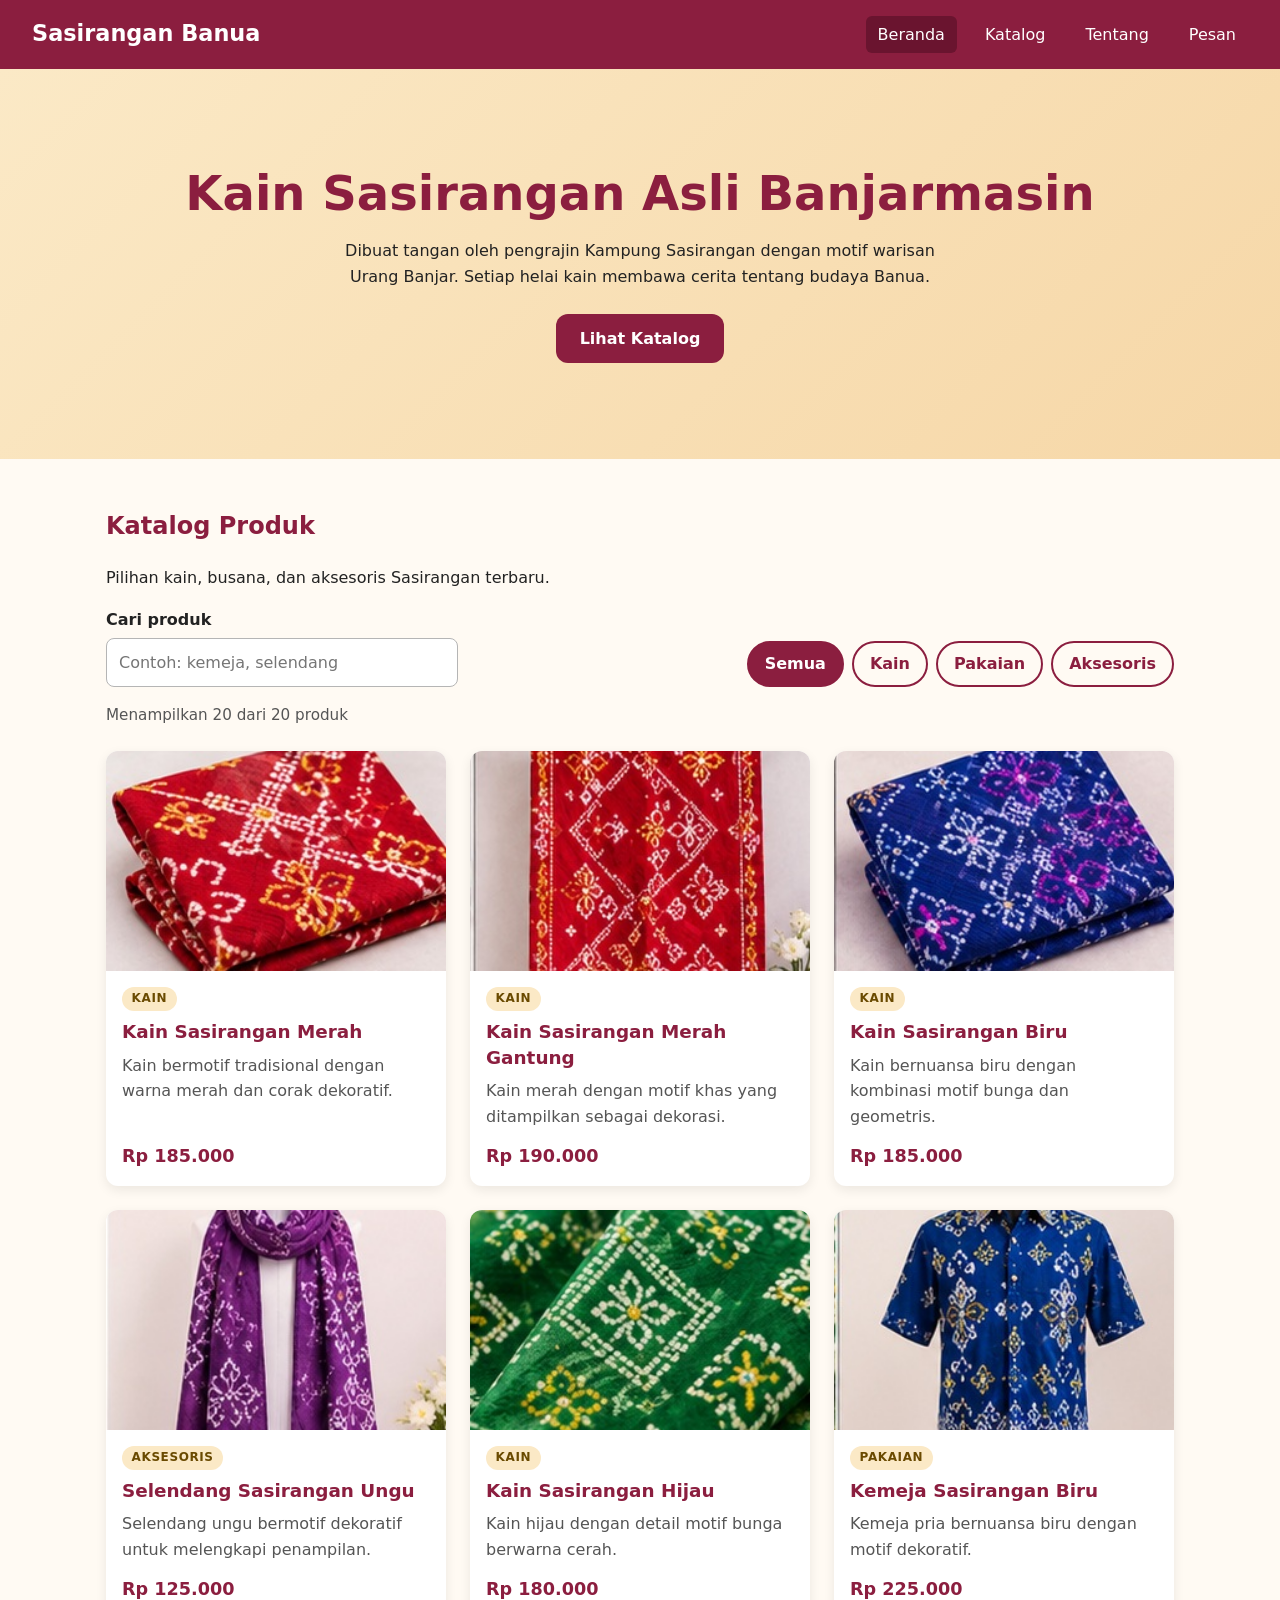
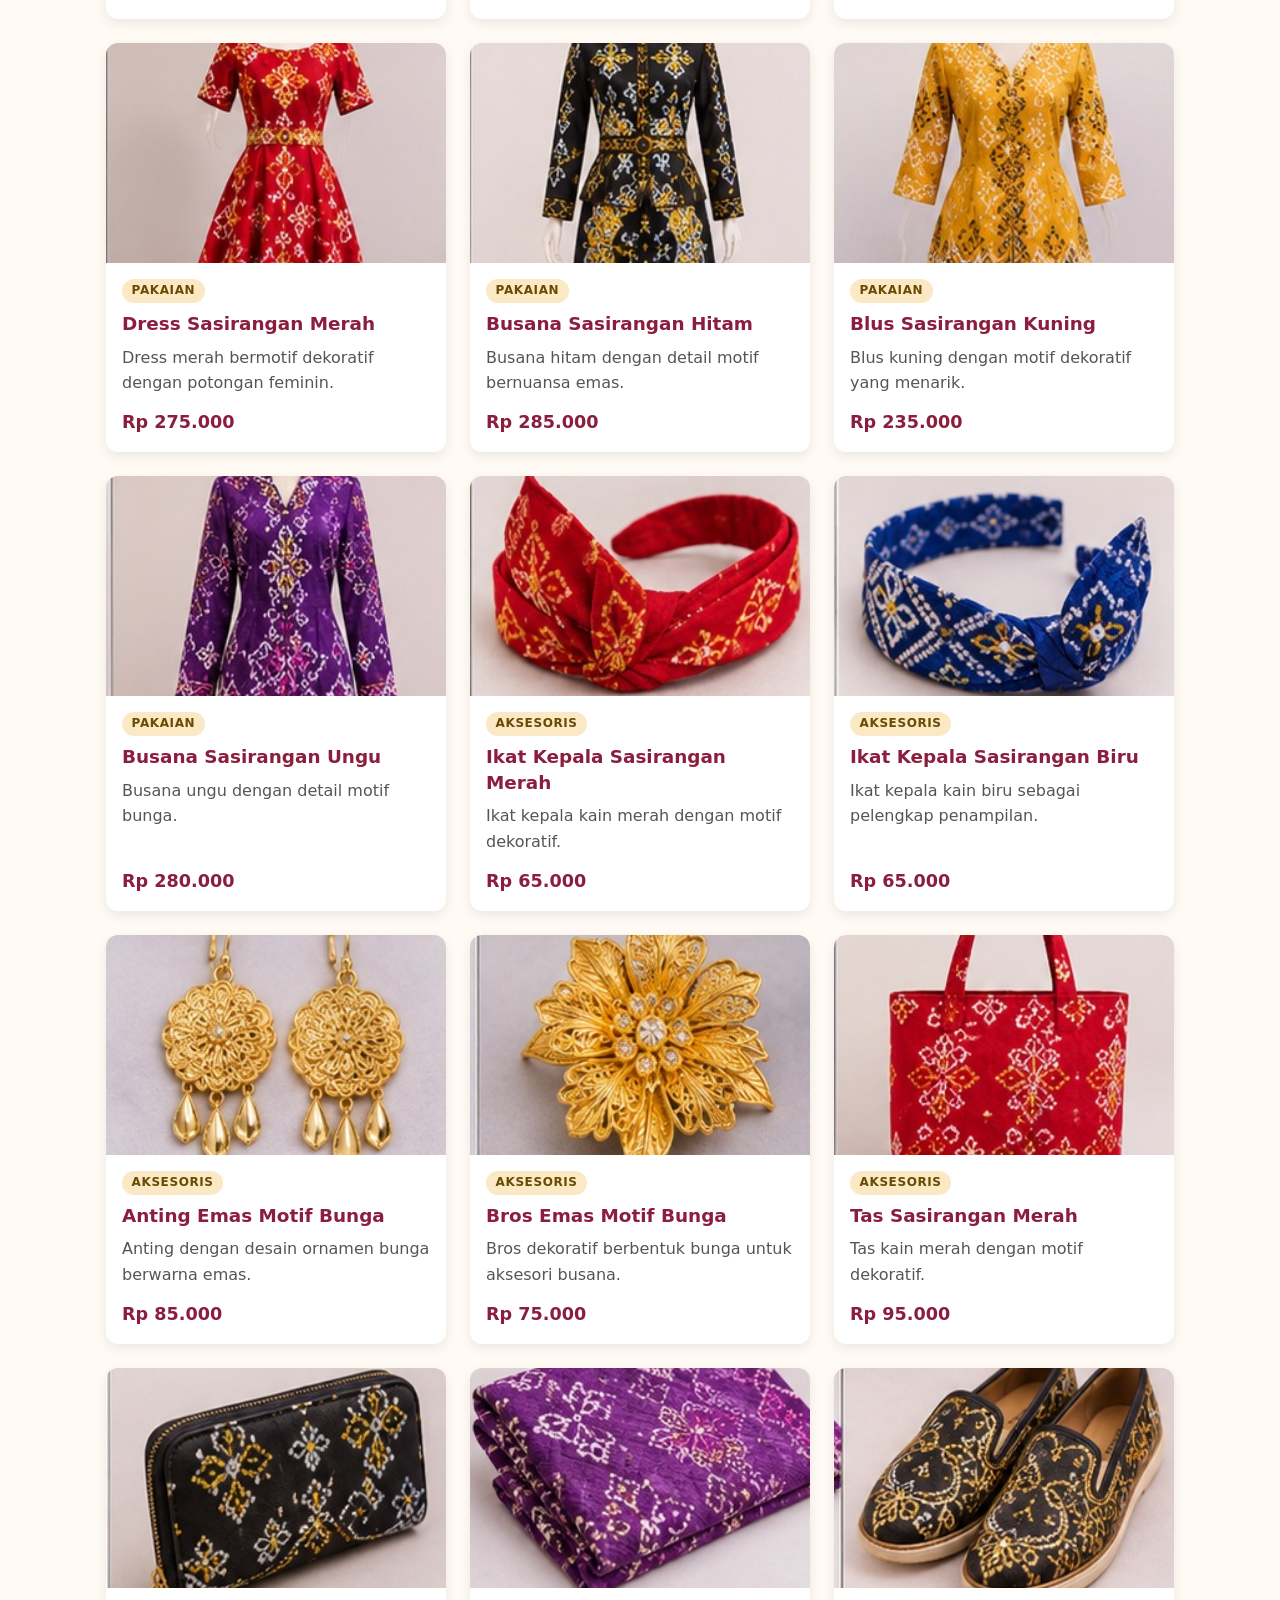
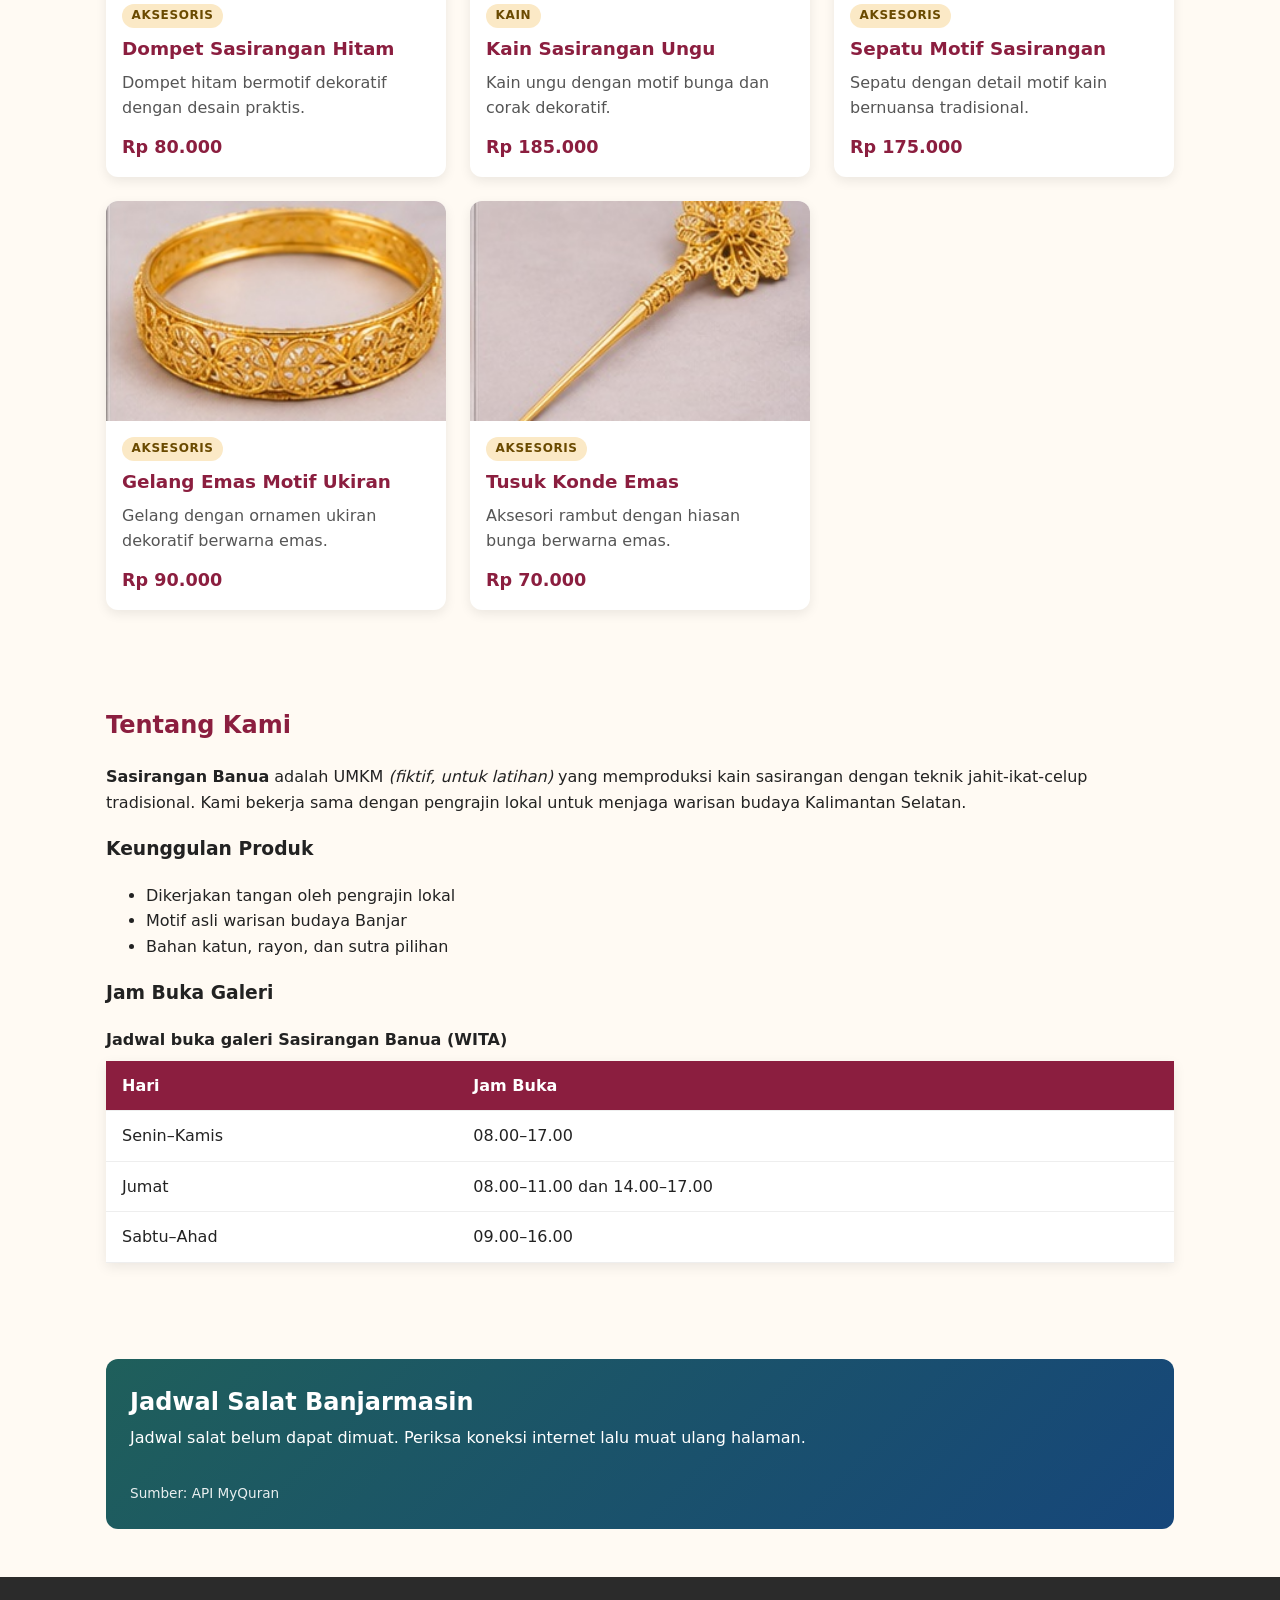
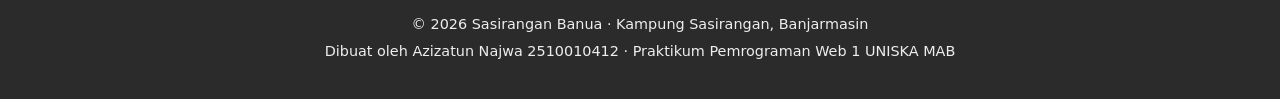
<file: index.html>
<!DOCTYPE html>
<html lang="id">

<head>
    <meta charset="UTF-8">
    <meta name="viewport" content="width=device-width, initial-scale=1.0">

    <meta
        name="description"
        content="Katalog kain dan busana Sasirangan khas Banjarmasin karya pengrajin lokal."
    >
    <link rel="icon" type="image/x-icon" href="img/favicon.ico">
    <title>Sasirangan Banua | Kain Khas Banjar</title>
    <link rel="stylesheet" href="css/style.css">
    <script src="js/katalog.js" defer></script>
    <script src="js/jadwal-salat.js" defer></script>    
</head>

<body>

    <!-- ========== HEADER & NAVIGASI ========== -->
    <header class="header-situs">

        <p class="logo">
            <a href="index.html">Sasirangan Banua</a>
        </p>

        <nav aria-label="Navigasi utama">
            <ul class="menu">
                <li>
                    <a href="index.html" aria-current="page">Beranda</a>
                </li>

                <li>
                    <a href="#katalog">Katalog</a>
                </li>

                <li>
                    <a href="#tentang">Tentang</a>
                </li>

                <li>
                    <a href="kontak.html">Pesan</a>
                </li>
            </ul>
        </nav>

    </header>

    <main>

        <!-- ========== HERO ========== -->
        <section class="hero" id="beranda">

            <h1>Kain Sasirangan Asli Banjarmasin</h1>

            <p>
                Dibuat tangan oleh pengrajin Kampung Sasirangan
                dengan motif warisan Urang Banjar.
                Setiap helai kain membawa cerita tentang budaya Banua.
            </p>

            <a class="tombol" href="#katalog">
                Lihat Katalog
            </a>

        </section>

        <!-- ========== KATALOG PRODUK ========== -->
        <section class="bagian" id="katalog">

            <h2>Katalog Produk</h2>

            <p>
                Pilihan kain, busana, dan aksesoris Sasirangan terbaru.
            </p>

            <!-- Pencarian dan filter katalog -->
            <div class="kontrol-katalog">

                <div class="kolom">

                    <label for="cari">Cari produk</label>

                    <input
                        type="search"
                        id="cari"
                        placeholder="Contoh: kemeja, selendang"
                    >

                </div>

                <!-- Filter kategori -->
                <div
                    class="filter"
                    role="group"
                    aria-label="Filter kategori"
                >

                    <button
                        type="button"
                        class="tombol-filter aktif"
                        data-kategori="semua"
                        aria-pressed="true"
                    >
                        Semua
                    </button>

                    <button
                        type="button"
                        class="tombol-filter"
                        data-kategori="kain"
                        aria-pressed="false"
                    >
                        Kain
                    </button>

                    <button
                        type="button"
                        class="tombol-filter"
                        data-kategori="pakaian"
                        aria-pressed="false"
                    >
                        Pakaian
                    </button>

                    <button
                        type="button"
                        class="tombol-filter"
                        data-kategori="aksesoris"
                        aria-pressed="false"
                    >
                        Aksesoris
                    </button>

                </div>

            </div>


            <!-- Informasi jumlah produk -->
            <p
                id="info-jumlah"
                class="info-jumlah"
                aria-live="polite"
            ></p>


            <!-- Daftar produk ditampilkan melalui JavaScript -->
            <div
                id="daftar-katalog"
                class="katalog-grid"
            ></div>


            <noscript>
                <p>
                    Aktifkan JavaScript untuk melihat katalog produk.
                </p>
            </noscript>

        </section>


        <!-- ========== TENTANG KAMI ========== -->
        <section class="bagian" id="tentang">

            <h2>Tentang Kami</h2>

            <p>
                <strong>Sasirangan Banua</strong> adalah UMKM
                <em>(fiktif, untuk latihan)</em> yang
                memproduksi kain sasirangan dengan teknik
                jahit-ikat-celup tradisional.
                Kami bekerja sama dengan pengrajin lokal
                untuk menjaga warisan budaya Kalimantan Selatan.
            </p>


            <h3>Keunggulan Produk</h3>

            <ul>
                <li>Dikerjakan tangan oleh pengrajin lokal</li>
                <li>Motif asli warisan budaya Banjar</li>
                <li>Bahan katun, rayon, dan sutra pilihan</li>
            </ul>


            <h3>Jam Buka Galeri</h3>

            <table>

                <caption>
                    Jadwal buka galeri Sasirangan Banua (WITA)
                </caption>

                <thead>
                    <tr>
                        <th scope="col">Hari</th>
                        <th scope="col">Jam Buka</th>
                    </tr>
                </thead>

                <tbody>

                    <tr>
                        <td>Senin–Kamis</td>
                        <td>08.00–17.00</td>
                    </tr>

                    <tr>
                        <td>Jumat</td>
                        <td>08.00–11.00 dan 14.00–17.00</td>
                    </tr>

                    <tr>
                        <td>Sabtu–Ahad</td>
                        <td>09.00–16.00</td>
                    </tr>

                </tbody>

            </table>

        </section>
    
<!-- ========== JADWAL SALAT ========== -->
<section class="bagian" id="jadwal">
    <div class="jadwal-salat" id="jadwal-salat">

        <h2>Jadwal Salat Banjarmasin</h2>

        <p class="status">Memuat jadwal salat...</p>

        <ul class="daftar-waktu" hidden></ul>

        <p class="sumber">
            Sumber: API MyQuran
        </p>

    </div>
</section>


    </main>


    <!-- ========== FOOTER ========== -->
    <footer class="footer-situs">

        <p>
            &copy; 2026 Sasirangan Banua
            &middot; Kampung Sasirangan, Banjarmasin
        </p>

        <p>
            Dibuat oleh Azizatun Najwa 2510010412
            &middot; Praktikum Pemrograman Web 1 UNISKA MAB
        </p>

    </footer>

</body>

</html>
</file>
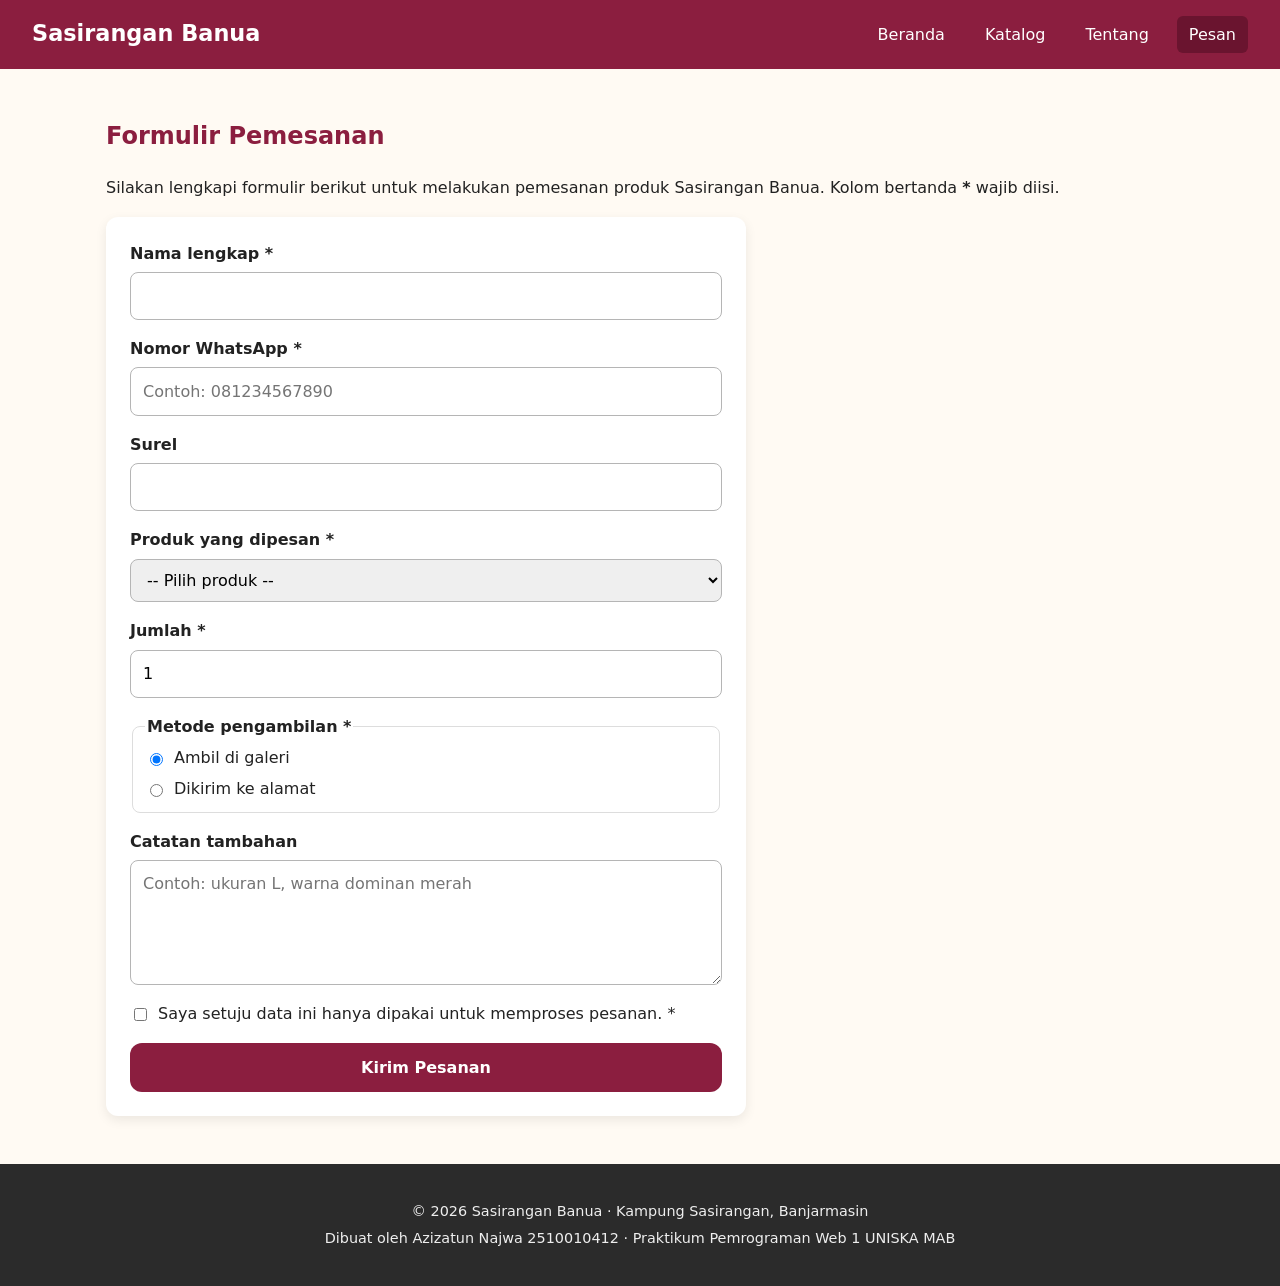
<file: kontak.html>
<!DOCTYPE html>
<html lang="id">

<head>
    <meta charset="UTF-8">
    <meta name="viewport" content="width=device-width, initial-scale=1.0">

    <meta
        name="description"
        content="Formulir pemesanan kain dan busana Sasirangan khas Banjarmasin."
    >

    <title>Formulir Pemesanan | Sasirangan Banua</title>

    <link rel="stylesheet" href="css/style.css">
    <script src="js/form.js" defer></script>
</head>

<body>

    <!-- ========== HEADER & NAVIGASI ========== -->
    <header class="header-situs">

        <p class="logo">
            <a href="index.html">Sasirangan Banua</a>
        </p>

        <nav aria-label="Navigasi utama">
            <ul class="menu">
                <li>
                    <a href="index.html">Beranda</a>
                </li>

                <li>
                    <a href="index.html#katalog">Katalog</a>
                </li>

                <li>
                    <a href="index.html#tentang">Tentang</a>
                </li>

                <li>
                    <a href="kontak.html" aria-current="page">Pesan</a>
                </li>
            </ul>
        </nav>

    </header>


    <main>

        <!-- ========== FORMULIR PEMESANAN ========== -->
        <section class="bagian" id="pesan">

            <h1>Formulir Pemesanan</h1>

            <p>
                Silakan lengkapi formulir berikut untuk melakukan pemesanan
                produk Sasirangan Banua.
                Kolom bertanda <strong>*</strong> wajib diisi.
            </p>


            <form
                id="form-pesan"
                class="form-pesan"
                action="#"
                method="get"
                novalidate
            >

                <!-- Nama lengkap -->
                <div class="kolom">

                    <label for="nama">Nama lengkap *</label>

                    <input
                        type="text"
                        id="nama"
                        name="nama"
                        required
                        minlength="3"
                        autocomplete="name"
                        aria-describedby="error-nama"
                    >

                    <p class="pesan-error" id="error-nama"></p>

                </div>


                <!-- Nomor WhatsApp -->
                <div class="kolom">

                    <label for="wa">Nomor WhatsApp *</label>

                    <input
                        type="tel"
                        id="wa"
                        name="wa"
                        required
                        pattern="08[0-9]{8,11}"
                        placeholder="Contoh: 081234567890"
                        autocomplete="tel"
                        aria-describedby="error-wa"
                    >

                    <p class="pesan-error" id="error-wa"></p>

                </div>


                <!-- Email -->
                <div class="kolom">

                    <label for="email">Surel</label>

                    <input
                        type="email"
                        id="email"
                        name="email"
                        autocomplete="email"
                        aria-describedby="error-email"
                    >

                    <p class="pesan-error" id="error-email"></p>

                </div>


                <!-- Pilihan produk -->
                <div class="kolom">

                    <label for="produk">Produk yang dipesan *</label>

                    <select
                        id="produk"
                        name="produk"
                        required
                        aria-describedby="error-produk"
                    >

                        <option value="">-- Pilih produk --</option>

                        <option value="Kain Sasirangan Merah">Kain Sasirangan Merah</option>
                        <option value="Kain Sasirangan Merah Gantung">Kain Sasirangan Merah Gantung</option>
                        <option value="Kain Sasirangan Biru">Kain Sasirangan Biru</option>
                        <option value="Selendang Sasirangan Ungu">Selendang Sasirangan Ungu</option>
                        <option value="Kain Sasirangan Hijau">Kain Sasirangan Hijau</option>
                        <option value="Kemeja Sasirangan Biru">Kemeja Sasirangan Biru</option>
                        <option value="Dress Sasirangan Merah">Dress Sasirangan Merah</option>
                        <option value="Busana Sasirangan Hitam">Busana Sasirangan Hitam</option>
                        <option value="Blus Sasirangan Kuning">Blus Sasirangan Kuning</option>
                        <option value="Busana Sasirangan Ungu">Busana Sasirangan Ungu</option>
                        <option value="Ikat Kepala Sasirangan Merah">Ikat Kepala Sasirangan Merah</option>
                        <option value="Ikat Kepala Sasirangan Biru">Ikat Kepala Sasirangan Biru</option>
                        <option value="Anting Emas Motif Bunga">Anting Emas Motif Bunga</option>
                        <option value="Bros Emas Motif Bunga">Bros Emas Motif Bunga</option>
                        <option value="Tas Sasirangan Merah">Tas Sasirangan Merah</option>
                        <option value="Dompet Sasirangan Hitam">Dompet Sasirangan Hitam</option>
                        <option value="Kain Sasirangan Ungu">Kain Sasirangan Ungu</option>
                        <option value="Sepatu Motif Sasirangan">Sepatu Motif Sasirangan</option>
                        <option value="Gelang Emas Motif Ukiran">Gelang Emas Motif Ukiran</option>
                        <option value="Tusuk Konde Emas">Tusuk Konde Emas</option>

                    </select>

                    <p class="pesan-error" id="error-produk"></p>

                </div>


                <!-- Jumlah produk -->
                <div class="kolom">

                    <label for="jumlah">Jumlah *</label>

                    <input
                        type="number"
                        id="jumlah"
                        name="jumlah"
                        min="1"
                        max="50"
                        value="1"
                        required
                        aria-describedby="error-jumlah"
                    >

                    <p class="pesan-error" id="error-jumlah"></p>

                </div>


                <!-- Metode pengambilan -->
                <fieldset>

                    <legend>Metode pengambilan *</legend>

                    <label>
                        <input
                            type="radio"
                            name="pengambilan"
                            value="Ambil di galeri"
                            checked
                        >
                        Ambil di galeri
                    </label>

                    <label>
                        <input
                            type="radio"
                            name="pengambilan"
                            value="Dikirim ke alamat"
                        >
                        Dikirim ke alamat
                    </label>

                </fieldset>


                <!-- Catatan tambahan -->
                <div class="kolom">

                    <label for="catatan">Catatan tambahan</label>

                    <textarea
                        id="catatan"
                        name="catatan"
                        rows="4"
                        maxlength="300"
                        placeholder="Contoh: ukuran L, warna dominan merah"
                    ></textarea>

                </div>


                <!-- Persetujuan -->
                <div class="kolom">

                    <label class="cek">

                        <input
                            type="checkbox"
                            id="setuju"
                            name="setuju"
                            required
                            aria-describedby="error-setuju"
                        >

                        Saya setuju data ini hanya dipakai untuk memproses pesanan. *

                    </label>

                    <p class="pesan-error" id="error-setuju"></p>

                </div>


                <!-- Tombol kirim -->
                <button type="submit" class="tombol">
                    Kirim Pesanan
                </button>

            </form>


            <!-- ========== HASIL PESANAN ========== -->
            <div
                id="hasil-pesan"
                class="hasil-pesan"
                hidden
            >

                <h2>Ringkasan Pesanan</h2>

                <pre id="ringkasan"></pre>

                <a
                    id="tautan-wa"
                    class="tombol"
                    href="#"
                    target="_blank"
                    rel="noopener"
                >
                    Lanjutkan ke WhatsApp
                </a>

            </div>

        </section>

    </main>


    <!-- ========== FOOTER ========== -->
    <footer class="footer-situs">

        <p>
            &copy; 2026 Sasirangan Banua
            &middot; Kampung Sasirangan, Banjarmasin
        </p>

        <p>
            Dibuat oleh Azizatun Najwa 2510010412
            &middot; Praktikum Pemrograman Web 1 UNISKA MAB
        </p>

    </footer>

</body>

</html>
</file>
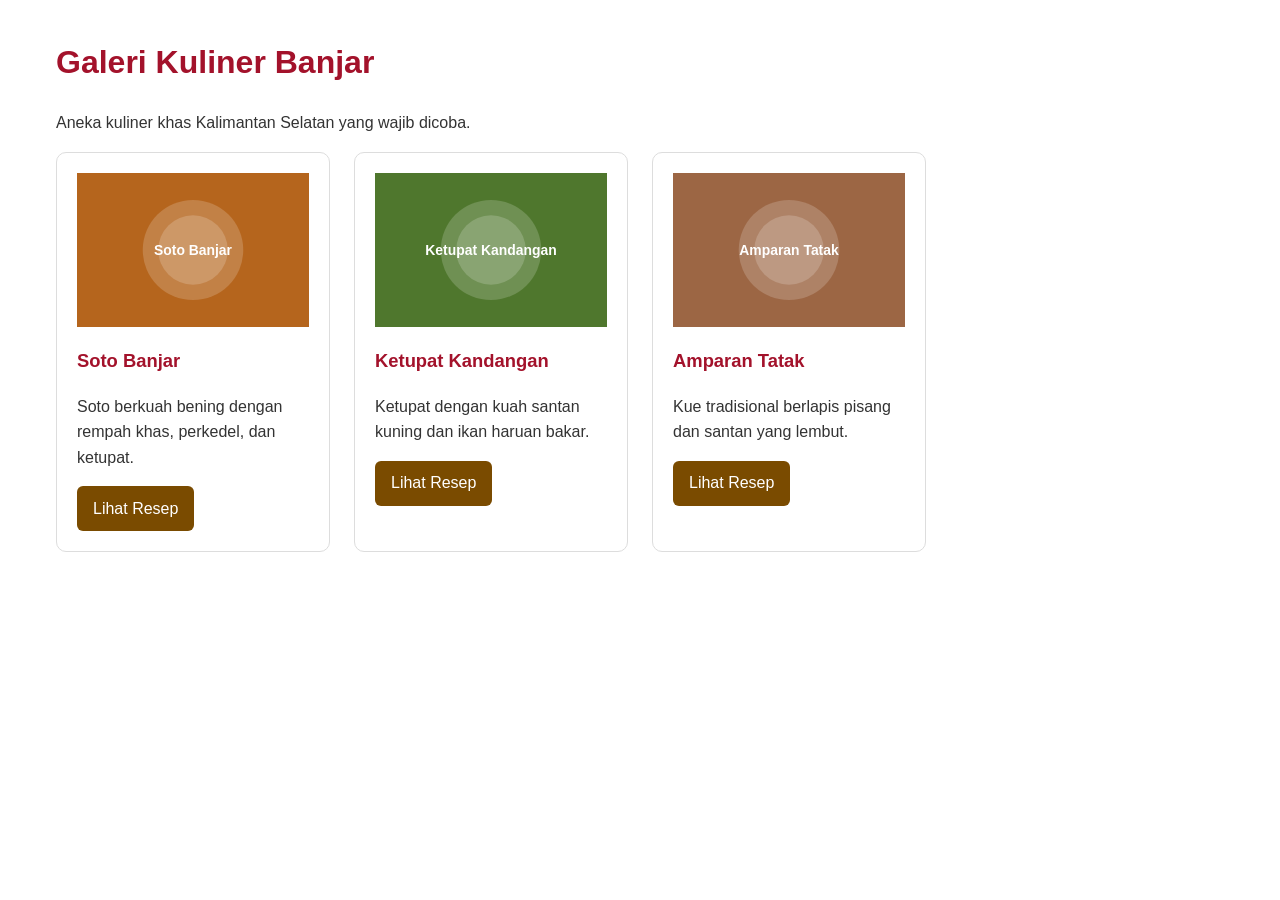
<file: bedah_kode_ai/modul-2-galeri.html>
<!DOCTYPE html>
<html lang="id">
<head>
  <meta charset="UTF-8">
  <meta name="viewport" content="width=device-width, initial-scale=1.0">
  <title>Galeri Kuliner Banjar</title>
  <link rel="stylesheet" href="modul-2-galeri.css">
</head>
<body>
  <main class="container">
    <h1 id="judul-utama">Galeri Kuliner Banjar</h1>
    <p>Aneka kuliner khas Kalimantan Selatan yang wajib dicoba.</p>

    <div class="galeri">
      <article class="kartu">
        <img src="img/soto-banjar.svg" alt="Semangkuk soto banjar">
        <h3>Soto Banjar</h3>
        <p>Soto berkuah bening dengan rempah khas, perkedel, dan ketupat.</p>
        <a href="#" class="tombol">Lihat Resep</a>
      </article>

      <article class="kartu">
        <img src="img/ketupat-kandangan.svg" alt="Ketupat kandangan dengan kuah santan">
        <h3>Ketupat Kandangan</h3>
        <p>Ketupat dengan kuah santan kuning dan ikan haruan bakar.</p>
        <a href="#" class="tombol">Lihat Resep</a>
      </article>

      <article class="kartu">
        <img src="img/amparan-tatak.svg" alt="Potongan kue amparan tatak">
        <h3>Amparan Tatak</h3>
        <p>Kue tradisional berlapis pisang dan santan yang lembut.</p>
        <a href="#" class="tombol">Lihat Resep</a>
      </article>
    </div>
  </main>
</body>
</html>
</file>
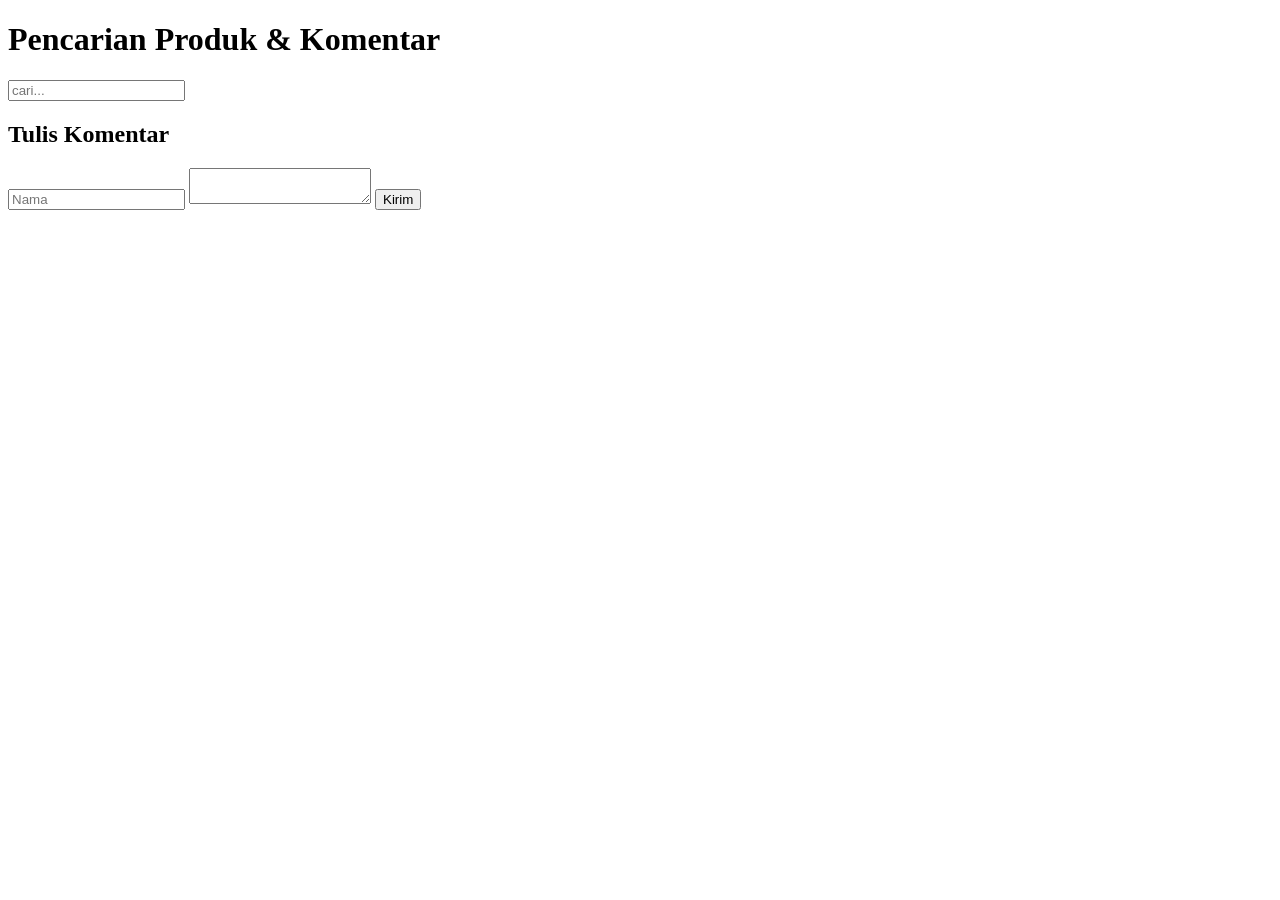
<file: bedah_kode_ai/modul-3-komentar.html>
<!DOCTYPE html>
<html lang="id">
<head>
  <meta charset="UTF-8">
  <meta name="viewport" content="width=device-width, initial-scale=1.0">
  <title>Bedah Kode AI - Modul 3</title>
</head>
<body>
  <h1>Pencarian Produk &amp; Komentar</h1>

  <input id="cari" placeholder="cari...">
  <div id="hasil"></div>

  <h2>Tulis Komentar</h2>
  <input id="nama" placeholder="Nama">
  <textarea id="komentar"></textarea>
  <button onclick="kirim()">Kirim</button>
  <div id="daftar-komentar"></div>

  <script>
    var produk = ["Kain Gigi Haruan", "Selendang Iris Pudak", "Kemeja Bayam Raja"];

    document.getElementById("cari").onkeyup = function () {
      var kata = document.getElementById("cari").value;
      var hasil = "";
      for (var i = 0; i <= produk.length; i++) {
        if (produk[i].indexOf(kata) != -1) {
          hasil += "<p>" + produk[i] + "</p>";
        }
      }
      document.getElementById("hasil").innerHTML = hasil;
    };

    function kirim() {
      var nama = document.getElementById("nama").value;
      var komentar = document.getElementById("komentar").value;
      if (nama == "" || komentar == "") {
        alert("isi dulu!");
      }
      document.getElementById("daftar-komentar").innerHTML +=
        "<p><b>" + nama + "</b>: " + komentar + "</p>";
    }
  </script>
</body>
</html>
</file>
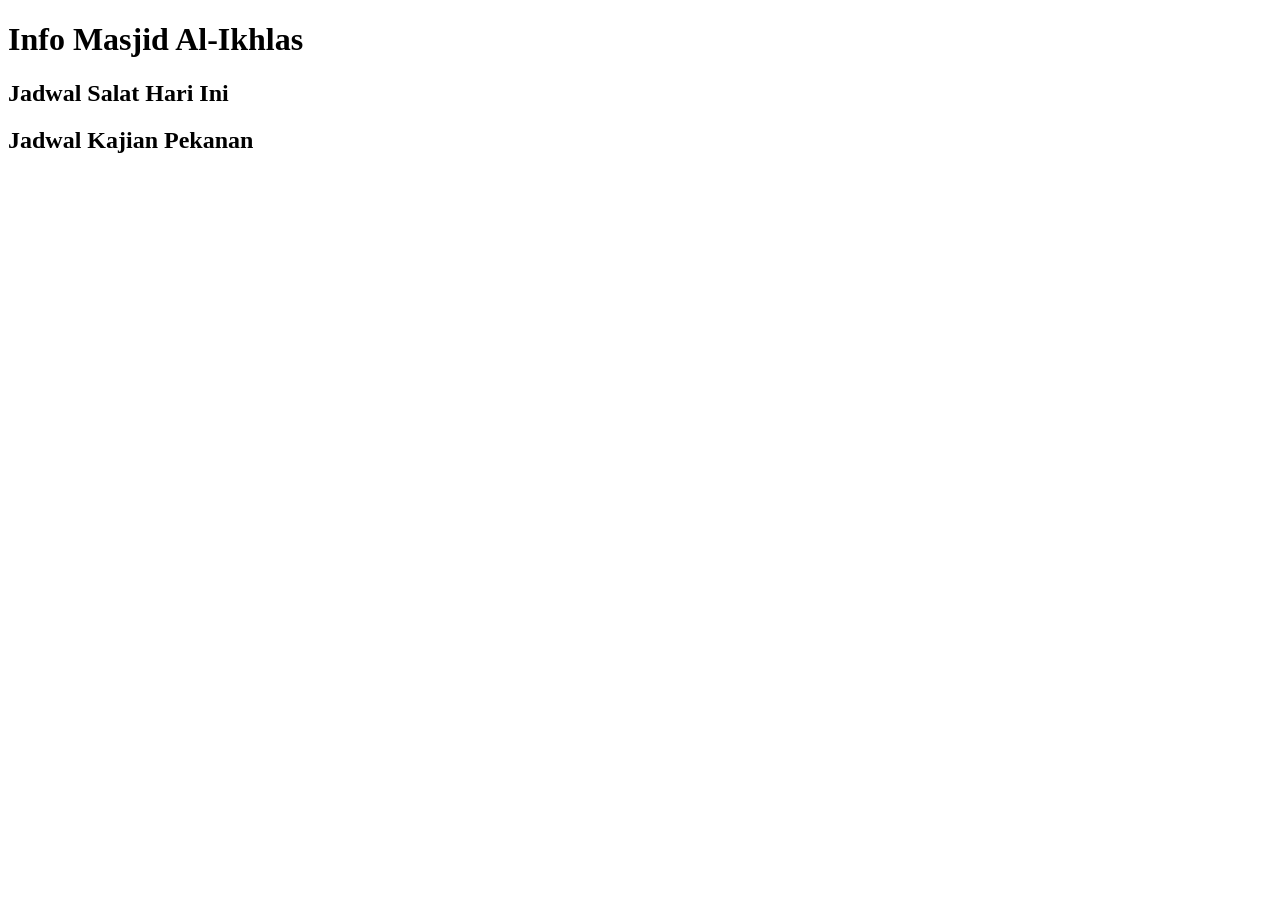
<file: bedah_kode_ai/modul-4-masjid.html>
<!DOCTYPE html>
<html lang="id">
<head>
  <meta charset="UTF-8">
  <meta name="viewport" content="width=device-width, initial-scale=1.0">
  <title>Bedah Kode AI - Modul 4</title>
  <script src="modul-4-masjid.js" defer></script>
</head>
<body>
  <h1>Info Masjid Al-Ikhlas</h1>

  <h2>Jadwal Salat Hari Ini</h2>
  <div id="jadwal"></div>

  <h2>Jadwal Kajian Pekanan</h2>
  <ul id="daftar-kajian"></ul>
</body>
</html>
</file>
<file: css/style.css>
/* =========================================================
   Sasirangan Banua — style.css
   Pendekatan: Mobile-first
   ========================================================= */


/* ---------- 1. Variabel (custom properties) ---------- */
:root {
  --warna-utama: #8b1e3f;
  --warna-utama-gelap: #6a142f;
  --warna-aksen: #e0a526;
  --warna-krem: #fbe9c6;
  --warna-teks: #222222;
  --warna-teks-lembut: #555555;
  --warna-latar: #fffaf3;
  --warna-kartu: #ffffff;
  --radius: 12px;
  --bayangan: 0 4px 12px rgba(0, 0, 0, 0.08);
  --lebar-maks: 1100px;
}


/* ---------- 2. Reset ringan & dasar ---------- */
*,
*::before,
*::after {
  box-sizing: border-box;
}

html {
  scroll-behavior: smooth;
  scroll-padding-top: 7rem;
}

body {
  margin: 0;
  font-family: "Segoe UI", system-ui, -apple-system, Roboto, Arial, sans-serif;
  font-size: 1rem;
  line-height: 1.6;
  color: var(--warna-teks);
  background-color: var(--warna-latar);
}

img {
  display: block;
  max-width: 100%;
  height: auto;
}

a {
  color: var(--warna-utama);
}

/* Penanda fokus untuk pengguna keyboard */
a:focus-visible,
button:focus-visible,
input:focus-visible,
select:focus-visible,
textarea:focus-visible {
  outline: 3px solid var(--warna-utama-gelap);
  outline-offset: 2px;
}


/* ---------- 3. Header & navigasi (Flexbox) ---------- */
.header-situs {
  position: sticky;
  top: 0;
  z-index: 10;
  display: flex;
  flex-direction: column;
  align-items: center;
  gap: 0.5rem;
  padding: 1rem;
  background-color: var(--warna-utama);
  color: #ffffff;
}

.logo {
  margin: 0;
  font-size: 1.4rem;
  font-weight: 700;
}

.logo a {
  color: inherit;
  text-decoration: none;
}

.menu {
  display: flex;
  flex-wrap: wrap;
  justify-content: center;
  gap: 0.25rem 1rem;
  margin: 0;
  padding: 0;
  list-style: none;
}

.menu a {
  display: block;
  padding: 0.35rem 0.75rem;
  border-radius: 6px;
  color: #ffffff;
  text-decoration: none;
}

.menu a:hover,
.menu a[aria-current="page"] {
  background-color: var(--warna-utama-gelap);
}

.header-situs a:focus-visible {
  outline-color: #ffffff;
}


/* ---------- 4. Hero ---------- */
.hero {
  padding: 4rem 1rem;
  text-align: center;
  background: linear-gradient(
    135deg,
    var(--warna-krem),
    #f6d7a7
  );
}

.hero h1 {
  margin: 0 0 1rem;
  font-size: clamp(1.8rem, 5vw, 3rem);
  line-height: 1.2;
  color: var(--warna-utama);
}

.hero p {
  max-width: 40rem;
  margin: 0 auto 1.5rem;
}


/* ---------- 5. Tombol ---------- */
.tombol {
  display: inline-block;
  padding: 0.75rem 1.5rem;
  border: none;
  border-radius: var(--radius);
  background-color: var(--warna-utama);
  color: #ffffff;
  font: inherit;
  font-weight: 600;
  text-decoration: none;
  cursor: pointer;
  transition: background-color 0.2s ease, transform 0.2s ease;
}

.tombol:hover {
  background-color: var(--warna-utama-gelap);
  transform: translateY(-2px);
}


/* ---------- 6. Bagian (section) umum ---------- */
.bagian {
  width: 100%;
  max-width: var(--lebar-maks);
  margin-inline: auto;
  padding: 3rem 1rem;
}

.bagian h1,
.bagian h2 {
  margin-top: 0;
  color: var(--warna-utama);
}


/* ---------- 7. Katalog (CSS Grid) ---------- */
.katalog-grid,
#daftar-katalog {
  display: grid;
  width: 100%;
  grid-template-columns: repeat(3, minmax(0, 1fr));
  gap: 1.5rem;
  margin-top: 1.5rem;
}

.kartu {
  display: flex;
  flex-direction: column;
  min-width: 0;
  overflow: hidden;
  border-radius: var(--radius);
  background-color: var(--warna-kartu);
  box-shadow: var(--bayangan);
  transition: transform 0.2s ease, box-shadow 0.2s ease;
}

.kartu:hover {
  transform: translateY(-4px);
  box-shadow: 0 8px 20px rgba(0, 0, 0, 0.12);
}

.kartu img {
  display: block;
  width: 100%;
  height: 220px;
  object-fit: cover;
}

.kartu-isi {
  display: flex;
  flex-direction: column;
  flex-grow: 1;
  padding: 1rem;
}

.kartu h3 {
  margin: 0 0 0.5rem;
  color: var(--warna-utama);
  font-size: 1.15rem;
  line-height: 1.4;
}

.kartu p {
  margin: 0 0 0.75rem;
  color: var(--warna-teks-lembut);
}

.kartu .harga {
  margin-top: auto;
  margin-bottom: 0;
  color: var(--warna-utama);
  font-size: 1.1rem;
  font-weight: 700;
}


/* ---------- 8. Tabel ---------- */
table {
  width: 100%;
  border-collapse: collapse;
  background-color: var(--warna-kartu);
  box-shadow: var(--bayangan);
}

caption {
  margin-bottom: 0.5rem;
  font-weight: 600;
  text-align: left;
}

th,
td {
  padding: 0.75rem 1rem;
  border-bottom: 1px solid #eeeeee;
  text-align: left;
}

thead th {
  background-color: var(--warna-utama);
  color: #ffffff;
}


/* ---------- 9. Formulir ---------- */
.form-pesan {
  display: grid;
  gap: 1rem;
  width: 100%;
  max-width: 40rem;
  padding: 1.5rem;
  border-radius: var(--radius);
  background-color: var(--warna-kartu);
  box-shadow: var(--bayangan);
}

.kolom {
  display: flex;
  flex-direction: column;
  gap: 0.35rem;
}

label,
legend {
  font-weight: 600;
}

input,
select,
textarea {
  width: 100%;
  padding: 0.65rem 0.75rem;
  border: 1px solid #b5b5b5;
  border-radius: 8px;
  font: inherit;
}

fieldset {
  display: flex;
  flex-direction: column;
  gap: 0.35rem;
  border: 1px solid #dddddd;
  border-radius: 8px;
}

fieldset label,
.cek {
  display: flex;
  align-items: center;
  gap: 0.5rem;
  font-weight: 400;
}

input[type="radio"],
input[type="checkbox"] {
  width: auto;
}


/* ---------- 10. Footer ---------- */
.footer-situs {
  padding: 2rem 1rem;
  background-color: #2b2b2b;
  color: #eeeeee;
  font-size: 0.9rem;
  text-align: center;
}

.footer-situs p {
  margin: 0.25rem 0;
}


/* ---------- 11. Responsif: tablet & desktop ---------- */
@media (min-width: 768px) {
  .header-situs {
    flex-direction: row;
    justify-content: space-between;
    padding-inline: 2rem;
  }

  .hero {
    padding: 6rem 2rem;
  }
}

/* Tablet */
@media (max-width: 900px) {
  .katalog-grid,
  #daftar-katalog {
    grid-template-columns: repeat(2, minmax(0, 1fr));
  }
}

/* Smartphone */
@media (max-width: 600px) {
  .katalog-grid,
  #daftar-katalog {
    grid-template-columns: 1fr;
    gap: 1rem;
  }

  .kartu img {
    height: 220px;
  }
}

/* Hormati pengguna yang tidak ingin banyak animasi */
@media (prefers-reduced-motion: reduce) {
  html {
    scroll-behavior: auto;
  }

  *,
  *::before,
  *::after {
    transition: none !important;
  }
}


/* ---------- 12. Komponen interaktif (Modul 3) ---------- */
.kontrol-katalog {
  display: flex;
  flex-direction: column;
  gap: 1rem;
  margin-bottom: 1rem;
}

.filter {
  display: flex;
  flex-wrap: wrap;
  gap: 0.5rem;
}

.tombol-filter {
  padding: 0.5rem 1rem;
  border: 2px solid var(--warna-utama);
  border-radius: 999px;
  background-color: transparent;
  color: var(--warna-utama);
  font: inherit;
  font-weight: 600;
  cursor: pointer;
}

.tombol-filter:hover,
.tombol-filter.aktif {
  background-color: var(--warna-utama);
  color: #ffffff;
}

.info-jumlah {
  color: var(--warna-teks-lembut);
  font-size: 0.95rem;
}

.label-kategori {
  align-self: flex-start;
  margin-bottom: 0.5rem;
  padding: 0.15rem 0.6rem;
  border-radius: 999px;
  background-color: var(--warna-krem);
  color: #6a4a00;
  font-size: 0.75rem;
  font-weight: 700;
  letter-spacing: 0.05em;
  text-transform: uppercase;
}

.pesan-error {
  margin: 0;
  color: #b00020;
  font-size: 0.9rem;
}

.pesan-error:empty {
  display: none;
}

[aria-invalid="true"] {
  border-color: #b00020;
  background-color: #fff5f6;
}

.hasil-pesan {
  width: 100%;
  max-width: 40rem;
  margin-top: 2rem;
  padding: 1.5rem;
  border-left: 6px solid var(--warna-aksen);
  border-radius: var(--radius);
  background-color: var(--warna-kartu);
  box-shadow: var(--bayangan);
}

.hasil-pesan h2 {
  margin-top: 0;
}

.hasil-pesan pre {
  white-space: pre-wrap;
  font-family: inherit;
}


/* Pengaturan kontrol katalog pada layar lebar */
@media (min-width: 768px) {
  .kontrol-katalog {
    flex-direction: row;
    align-items: flex-end;
    justify-content: space-between;
  }

  .kontrol-katalog .kolom {
    flex: 1;
    max-width: 22rem;
  }
}

/* ---------- 13. Widget jadwal salat (Modul 4) ---------- */ 
.jadwal-salat { 
  padding: 1.5rem; 
  border-radius: var(--radius); 
  background: linear-gradient(135deg, #1f5f5b, #16467a); 
  color: #ffffff; 
} 
 
.jadwal-salat h2 { 
  margin: 0 0 0.25rem; 
  color: #ffffff; 
} 
 
.jadwal-salat .status { 
  margin: 0 0 1rem; 
} 
 
.daftar-waktu { 
  display: grid; 
  grid-template-columns: repeat(auto-fit, minmax(110px, 1fr)); 
  gap: 0.75rem; 
  margin: 0; 
  padding: 0; 
  list-style: none; 
} 
 
.daftar-waktu li { 
  display: flex; 
  flex-direction: column; 
  align-items: center; 
  padding: 0.75rem; 
  border-radius: 10px; 
  background-color: rgba(255, 255, 255, 0.15); 
} 
 
.daftar-waktu strong { 
  font-size: 1.4rem; 
} 
 
.jadwal-salat .sumber { 
  margin: 1rem 0 0; 
  font-size: 0.85rem; 
  opacity: 0.9; 
}
</file>
<file: bedah_kode_ai/modul-2-galeri.css>
/* Versi perbaikan — Bedah Kode AI Modul 2 */
:root {
    --warna-judul: #a3122b;
    /* merah gelap, kontras ±7,8:1 dengan putih */
    --warna-teks: #333333;
    /* kontras ±12,6:1 */
    --warna-tombol: #7a4b00;
    /* cokelat gelap; teks putih kontras ±7,4:1 */
    --warna-fokus: #1d4ed8;
    /* biru tua, kontras ±6,7:1 dengan putih */
}

*,
*::before,
*::after {
    box-sizing: border-box;
    /* lebar sudah termasuk padding & border */
}

body {
    margin: 0;
    font-family: Arial, Helvetica, sans-serif;
    /* selalu beri cadangan */
    font-size: 1rem;
    /* 16px, mudah dibaca */
    line-height: 1.6;
    color: var(--warna-teks);
}

.container {
    width: 100%;
    max-width: 1200px;
    /* tidak lebih lebar dari 1200px, tapi bisa menyusut */
    margin: 0 auto;
    padding: 1rem;
}

#judul-utama,
.kartu h3 {
    color: var(--warna-judul);
    /* tanpa !important */
}

.galeri {
    display: grid;
    grid-template-columns: repeat(auto-fill, minmax(260px, 1fr));
    gap: 1.5rem;
}

.kartu {
    padding: 1.25rem;
    border: 1px solid #dddddd;
    border-radius: 10px;
}

.kartu img {
    display: block;
    width: 100%;
    /* mengikuti lebar kartu */
    height: auto;
    aspect-ratio: 3 / 2;
    object-fit: cover;
    /* tidak gepeng */
}

.kartu h3 {
    font-size: 1.15rem;
}

.tombol {
    display: inline-block;
    padding: 0.6rem 1rem;
    border-radius: 6px;
    background-color: var(--warna-tombol);
    color: #ffffff;
    text-decoration: none;
}

/* Fokus keyboard tetap terlihat */
a:focus-visible {
    outline: 3px solid var(--warna-fokus);
    outline-offset: 2px;
}
</file>
